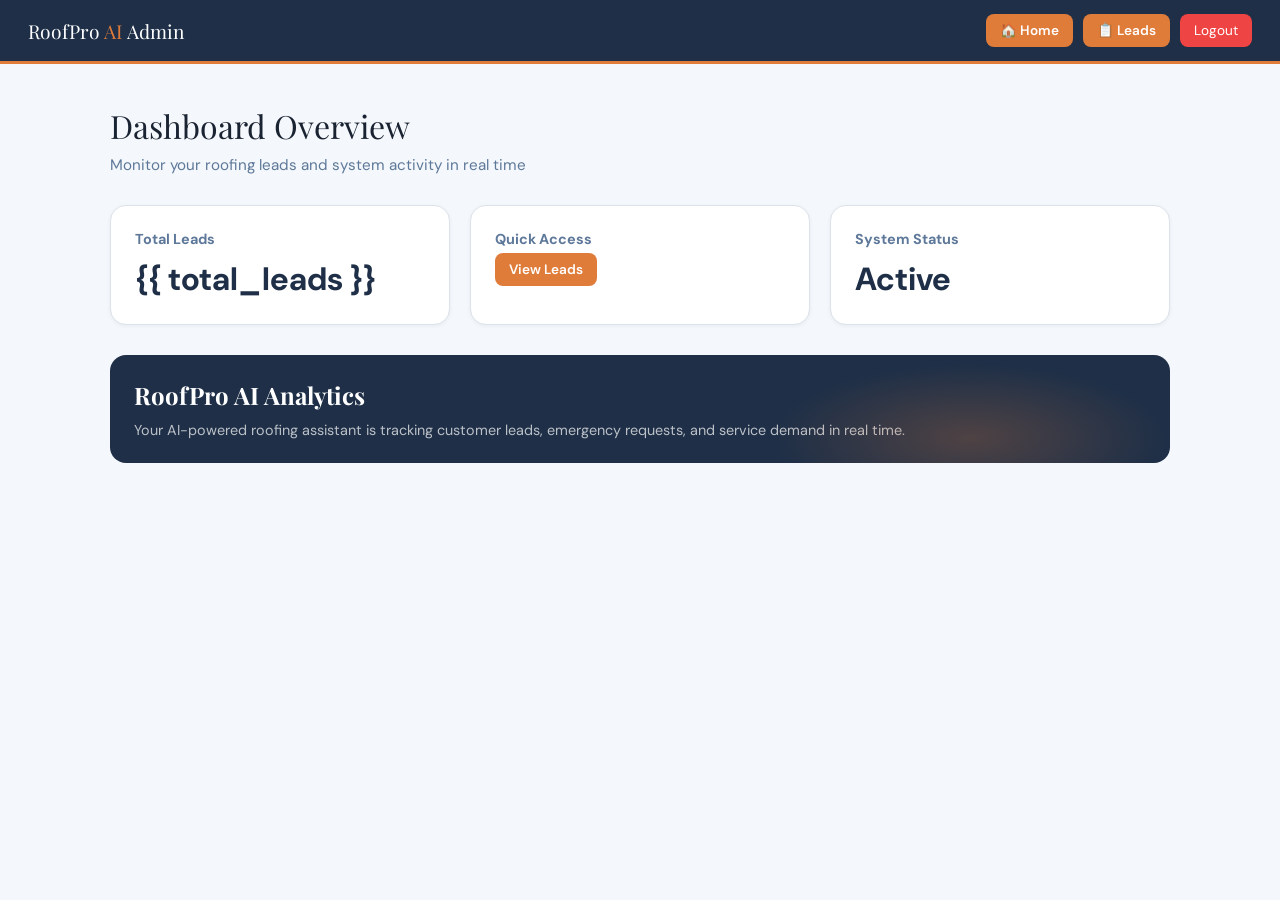
<file: app/templates/dashboard.html>
<!DOCTYPE html>
<html lang="en">
<head>
  <meta charset="UTF-8" />
  <meta name="viewport" content="width=device-width, initial-scale=1.0"/>
  <title>Admin Dashboard – RoofPro AI</title>

  <!-- Fonts -->
  <link rel="preconnect" href="https://fonts.googleapis.com"/>
  <link rel="preconnect" href="https://fonts.gstatic.com" crossorigin/>
  <link href="https://fonts.googleapis.com/css2?family=Playfair+Display:wght@600;700&family=DM+Sans:wght@300;400;500;600&display=swap" rel="stylesheet"/>

  <style>
    :root {
      --slate-900:#111827;
      --slate-800:#1e2f47;
      --slate-700:#253a58;
      --slate-50:#f4f7fb;

      --amber:#e07c3a;
      --amber-hover:#c9692a;

      --white:#fff;
      --text:#1a2332;
      --muted:#5d7899;
      --border:#dde3eb;

      --font-brand:'Playfair Display', serif;
      --font-body:'DM Sans', sans-serif;

      --shadow-sm:0 1px 4px rgba(17,24,39,0.06);
      --shadow-lg:0 12px 40px rgba(17,24,39,0.14);
    }

    * {
      margin:0;
      padding:0;
      box-sizing:border-box;
    }

    body {
      font-family:var(--font-body);
      background:var(--slate-50);
      color:var(--text);
    }

    /* 🔷 NAVBAR */
    .navbar {
      background:var(--slate-800);
      color:#fff;
      padding:14px 28px;
      display:flex;
      justify-content:space-between;
      align-items:center;
      border-bottom:3px solid var(--amber);
      position:sticky;
      top:0;
      z-index:1000;
    }

    .brand {
      font-family:var(--font-brand);
      font-size:1.2rem;
    }

    .brand span {
      color:var(--amber);
    }

    .nav-links {
      display:flex;
      gap:10px;
      align-items:center;
    }

    .btn {
      background:var(--amber);
      color:#fff;
      padding:8px 14px;
      border-radius:8px;
      text-decoration:none;
      font-size:0.85rem;
      font-weight:600;
      transition:0.2s;
    }

    .btn:hover {
      background:var(--amber-hover);
    }

    .logout {
      background:#ef4444;
      color:#fff;
      padding:8px 14px;
      border-radius:8px;
      text-decoration:none;
      font-size:0.85rem;
    }

    .logout:hover {
      background:#dc2626;
    }

    /* 📦 CONTAINER */
    .container {
      max-width:1100px;
      margin:40px auto;
      padding:0 20px;
    }

    .title {
      font-size:2rem;
      font-family:var(--font-brand);
      margin-bottom:8px;
    }

    .subtitle {
      color:var(--muted);
      margin-bottom:30px;
      font-size:0.95rem;
    }

    /* 📊 GRID */
    .grid {
      display:grid;
      grid-template-columns:repeat(auto-fit, minmax(240px, 1fr));
      gap:20px;
    }

    /* 📦 CARD */
    .card {
      background:#fff;
      border:1px solid var(--border);
      border-radius:16px;
      padding:24px;
      box-shadow:var(--shadow-sm);
      transition:0.2s;
      position:relative;
      overflow:hidden;
    }

    .card:hover {
      transform:translateY(-4px);
      box-shadow:var(--shadow-lg);
    }

    .card::after {
      content:"";
      position:absolute;
      bottom:0;
      left:0;
      width:100%;
      height:3px;
      background:var(--amber);
      transform:scaleX(0);
      transform-origin:left;
      transition:0.3s;
    }

    .card:hover::after {
      transform:scaleX(1);
    }

    .card h3 {
      font-size:0.9rem;
      color:var(--muted);
      margin-bottom:10px;
    }

    .value {
      font-size:2rem;
      font-weight:700;
      color:var(--slate-800);
    }

    /* 📈 SECTION */
    .highlight {
      margin-top:30px;
      background:var(--slate-800);
      color:#fff;
      padding:24px;
      border-radius:16px;
      position:relative;
      overflow:hidden;
    }

    .highlight::before {
      content:"";
      position:absolute;
      width:400px;
      height:150px;
      background:radial-gradient(ellipse, rgba(224,124,58,0.25), transparent 70%);
      bottom:-50px;
      right:0;
    }

    .highlight h2 {
      font-family:var(--font-brand);
      margin-bottom:10px;
    }

    .highlight p {
      color:rgba(255,255,255,0.7);
      font-size:0.9rem;
    }

  </style>
</head>

<body>

  <!-- 🔷 NAVBAR (FIXED - SINGLE CLEAN VERSION) -->
  <div class="navbar">

    <div class="brand">RoofPro <span>AI</span> Admin</div>

    <div class="nav-links">
      <a href="/" class="btn">🏠 Home</a>
      <a href="/admin/leads" class="btn">📋 Leads</a>
      <a href="/admin/login" class="logout">Logout</a>
    </div>

  </div>

  <!-- CONTENT -->
  <div class="container">

    <div class="title">Dashboard Overview</div>
    <div class="subtitle">
      Monitor your roofing leads and system activity in real time
    </div>

    <!-- STATS -->
    <div class="grid">

      <div class="card">
        <h3>Total Leads</h3>
        <div class="value">{{ total_leads }}</div>
      </div>

      <div class="card">
        <h3>Quick Access</h3>
        <a href="/admin/leads" class="btn">View Leads</a>
      </div>

      <div class="card">
        <h3>System Status</h3>
        <div class="value">Active</div>
      </div>

    </div>

    <!-- HIGHLIGHT -->
    <div class="highlight">
      <h2>RoofPro AI Analytics</h2>
      <p>
        Your AI-powered roofing assistant is tracking customer leads,
        emergency requests, and service demand in real time.
      </p>
    </div>

  </div>

</body>
</html>
</file>
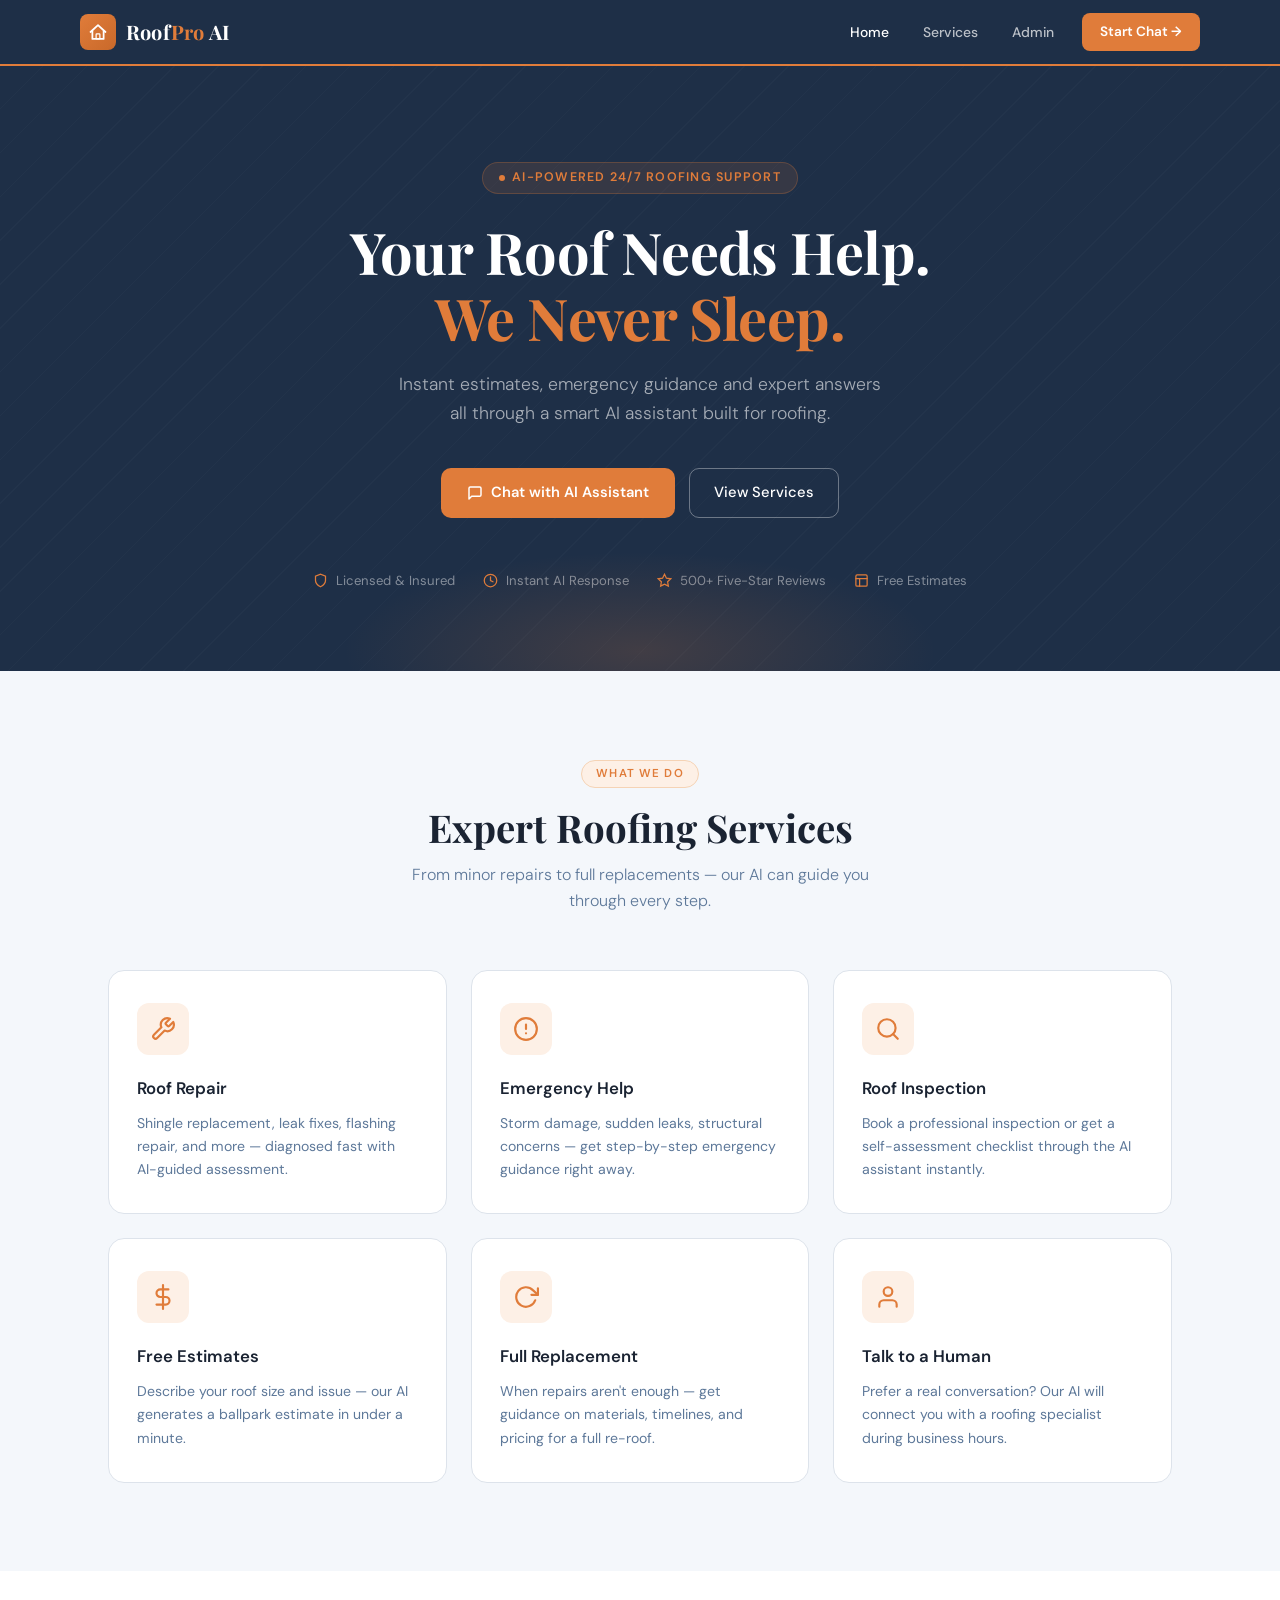
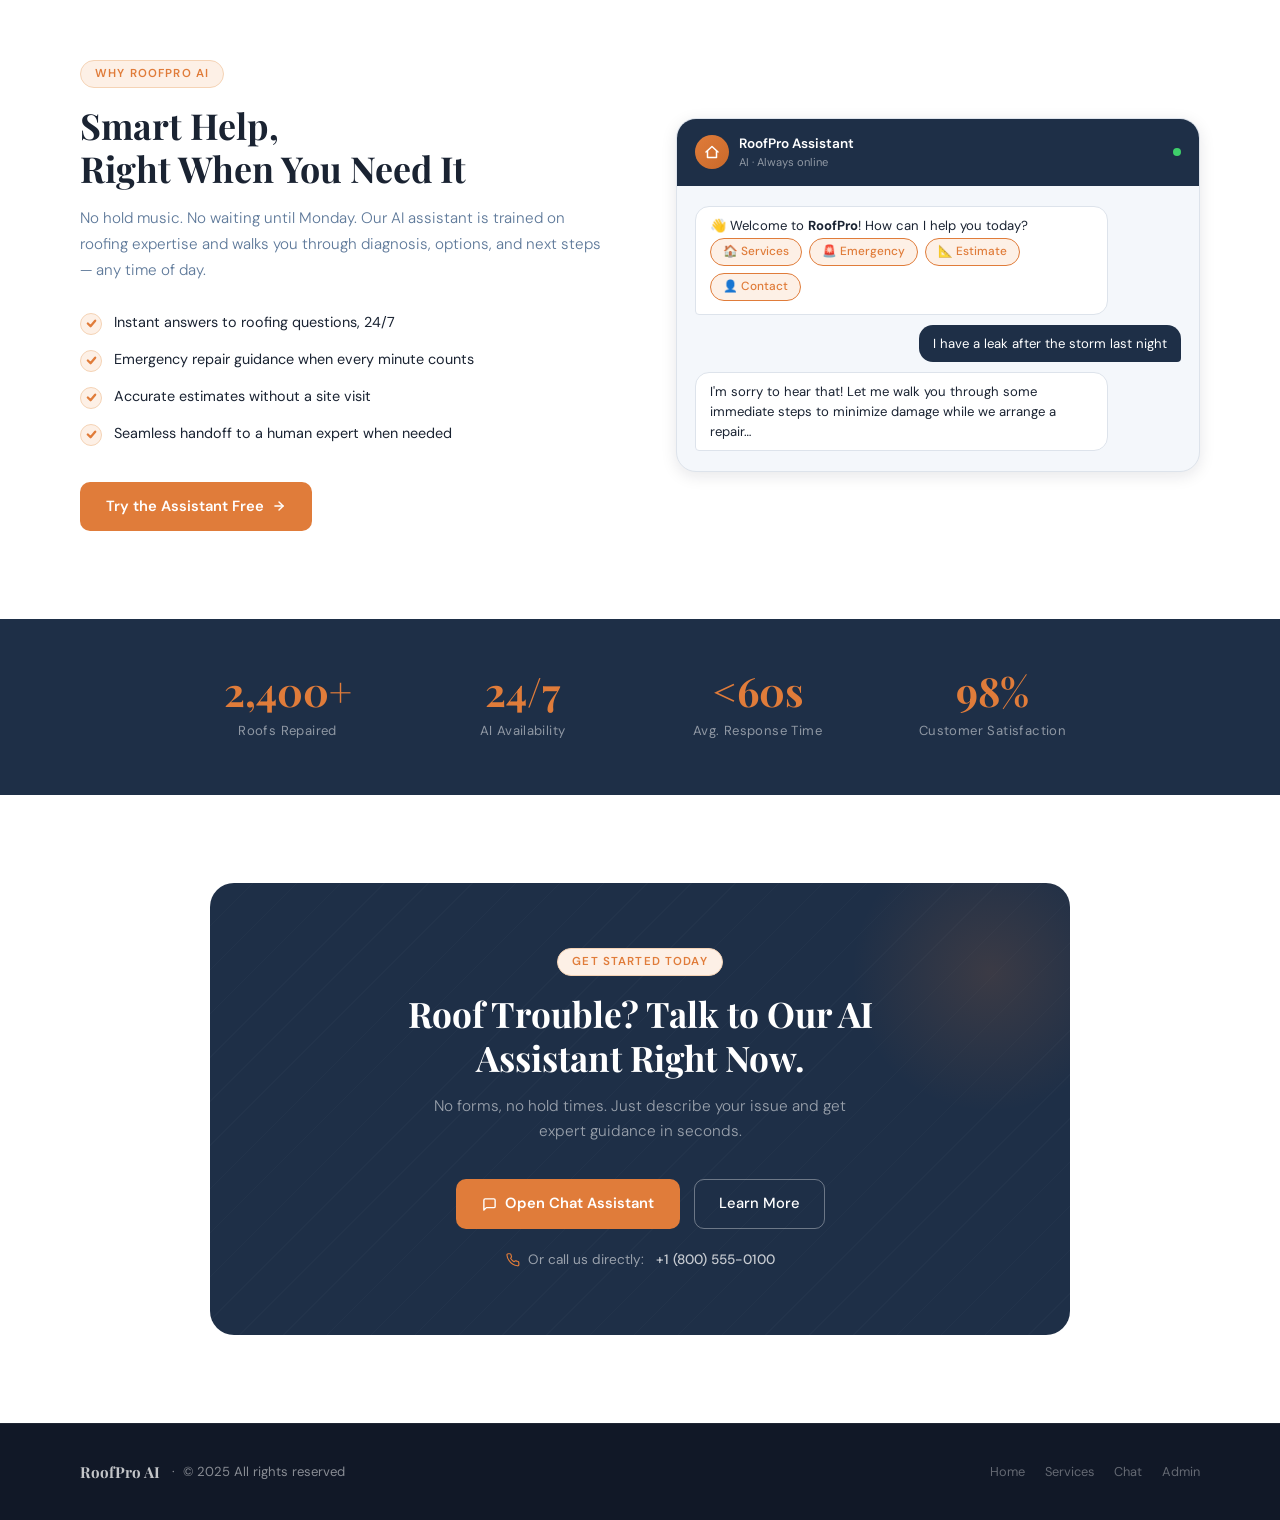
<file: app/templates/home.html>
<!DOCTYPE html>
<html lang="en">
<head>
  <meta charset="UTF-8" />
  <meta name="viewport" content="width=device-width, initial-scale=1.0" />
  <title>RoofPro AI – Smart Roofing Solutions</title>
  <link rel="preconnect" href="https://fonts.googleapis.com" />
  <link rel="preconnect" href="https://fonts.gstatic.com" crossorigin />
  <link href="https://fonts.googleapis.com/css2?family=Playfair+Display:wght@600;700&family=DM+Sans:ital,wght@0,300;0,400;0,500;0,600;1,300&display=swap" rel="stylesheet" />
  <style>
    /* ── CSS Variables ── */
    :root {
      --slate-900: #111827;
      --slate-800: #1e2f47;
      --slate-700: #253a58;
      --slate-600: #2b4165;
      --slate-400: #5d7899;
      --slate-200: #c8d6e5;
      --slate-100: #e8eef5;
      --slate-50:  #f4f7fb;

      --amber:       #e07c3a;
      --amber-hover: #c9692a;
      --amber-light: #fdf0e6;
      --amber-dark:  #7c3c10;

      --white: #ffffff;
      --text:  #1a2332;
      --muted: #5d7899;
      --border: #dde3eb;

      --font-brand: 'Playfair Display', Georgia, serif;
      --font-body:  'DM Sans', 'Helvetica Neue', sans-serif;

      --shadow-sm: 0 1px 4px rgba(17,24,39,0.06);
      --shadow-md: 0 4px 16px rgba(17,24,39,0.10);
      --shadow-lg: 0 12px 40px rgba(17,24,39,0.14);
    }

    /* ── Reset ── */
    *, *::before, *::after { box-sizing: border-box; margin: 0; padding: 0; }
    html { scroll-behavior: smooth; }
    body {
      font-family: var(--font-body);
      font-size: 16px;
      line-height: 1.6;
      color: var(--text);
      background: var(--white);
      -webkit-font-smoothing: antialiased;
    }
    img { display: block; max-width: 100%; }
    a { text-decoration: none; color: inherit; }

    /* ── Utility ── */
    .container {
      max-width: 1120px;
      margin: 0 auto;
      padding: 0 28px;
    }
    .tag {
      display: inline-block;
      font-size: 0.72rem;
      font-weight: 600;
      letter-spacing: 0.1em;
      text-transform: uppercase;
      color: var(--amber);
      background: var(--amber-light);
      border: 1px solid #f5d3b5;
      border-radius: 999px;
      padding: 4px 14px;
      margin-bottom: 16px;
    }
    .btn-primary {
      display: inline-flex;
      align-items: center;
      gap: 8px;
      background: var(--amber);
      color: #fff;
      font-family: var(--font-body);
      font-size: 0.92rem;
      font-weight: 600;
      padding: 13px 26px;
      border-radius: 10px;
      border: none;
      cursor: pointer;
      transition: background 0.18s, transform 0.15s, box-shadow 0.18s;
      text-decoration: none;
    }
    .btn-primary:hover {
      background: var(--amber-hover);
      transform: translateY(-2px);
      box-shadow: 0 8px 22px rgba(224,124,58,0.35);
    }
    .btn-primary:active { transform: translateY(0); }

    .btn-outline {
      display: inline-flex;
      align-items: center;
      gap: 8px;
      background: transparent;
      color: var(--white);
      font-family: var(--font-body);
      font-size: 0.92rem;
      font-weight: 500;
      padding: 12px 24px;
      border-radius: 10px;
      border: 1.5px solid rgba(255,255,255,0.35);
      cursor: pointer;
      transition: background 0.18s, border-color 0.18s;
      text-decoration: none;
    }
    .btn-outline:hover {
      background: rgba(255,255,255,0.1);
      border-color: rgba(255,255,255,0.6);
    }

    /* ═══════════════════════════════
       NAVBAR
    ═══════════════════════════════ */
    .navbar {
      position: sticky;
      top: 0;
      z-index: 100;
      background: var(--slate-800);
      border-bottom: 2px solid var(--amber);
      padding: 0 28px;
    }
    .nav-inner {
      max-width: 1120px;
      margin: 0 auto;
      display: flex;
      align-items: center;
      justify-content: space-between;
      height: 64px;
    }
    .nav-brand {
      display: flex;
      align-items: center;
      gap: 10px;
      color: var(--white);
    }
    .nav-brand-icon {
      width: 36px;
      height: 36px;
      background: linear-gradient(135deg, var(--amber) 0%, var(--amber-hover) 100%);
      border-radius: 8px;
      display: flex;
      align-items: center;
      justify-content: center;
      flex-shrink: 0;
    }
    .nav-brand-icon svg { width: 20px; height: 20px; color: #fff; }
    .nav-brand-name {
      font-family: var(--font-brand);
      font-size: 1.25rem;
      font-weight: 700;
      color: var(--white);
      letter-spacing: 0.01em;
    }
    .nav-brand-name span { color: var(--amber); }
    .nav-links {
      display: flex;
      align-items: center;
      gap: 6px;
    }
    .nav-link {
      font-size: 0.87rem;
      font-weight: 500;
      color: rgba(255,255,255,0.7);
      padding: 7px 14px;
      border-radius: 7px;
      transition: background 0.15s, color 0.15s;
    }
    .nav-link:hover { background: rgba(255,255,255,0.08); color: var(--white); }
    .nav-link.active { color: var(--white); }
    .nav-cta {
      font-size: 0.85rem;
      font-weight: 600;
      background: var(--amber);
      color: #fff;
      padding: 8px 18px;
      border-radius: 8px;
      margin-left: 8px;
      transition: background 0.15s;
    }
    .nav-cta:hover { background: var(--amber-hover); }

    /* Mobile nav toggle */
    .nav-toggle {
      display: none;
      background: none;
      border: none;
      color: rgba(255,255,255,0.8);
      cursor: pointer;
      padding: 6px;
    }
    .nav-toggle svg { width: 22px; height: 22px; }

    /* ═══════════════════════════════
       HERO
    ═══════════════════════════════ */
    .hero {
      background: var(--slate-800);
      /* Diagonal roof-tile texture */
      background-image:
        repeating-linear-gradient(135deg,
          transparent 0px, transparent 30px,
          rgba(255,255,255,0.02) 30px, rgba(255,255,255,0.02) 31px);
      padding: 96px 28px 80px;
      text-align: center;
      position: relative;
      overflow: hidden;
    }
    /* Decorative amber glow */
    .hero::before {
      content: '';
      position: absolute;
      bottom: -80px;
      left: 50%;
      transform: translateX(-50%);
      width: 600px;
      height: 200px;
      background: radial-gradient(ellipse, rgba(224,124,58,0.18) 0%, transparent 70%);
      pointer-events: none;
    }
    .hero-eyebrow {
      display: inline-flex;
      align-items: center;
      gap: 7px;
      font-size: 0.78rem;
      font-weight: 600;
      letter-spacing: 0.1em;
      text-transform: uppercase;
      color: var(--amber);
      background: rgba(224,124,58,0.12);
      border: 1px solid rgba(224,124,58,0.25);
      border-radius: 999px;
      padding: 5px 16px;
      margin-bottom: 24px;
    }
    .hero-eyebrow-dot {
      width: 6px;
      height: 6px;
      background: var(--amber);
      border-radius: 50%;
      animation: blink 2s ease-in-out infinite;
    }
    @keyframes blink {
      0%, 100% { opacity: 1; } 50% { opacity: 0.3; }
    }
    .hero h1 {
      font-family: var(--font-brand);
      font-size: clamp(2.4rem, 5vw, 3.6rem);
      font-weight: 700;
      color: var(--white);
      line-height: 1.15;
      max-width: 700px;
      margin: 0 auto 20px;
      letter-spacing: -0.01em;
    }
    .hero h1 em {
      font-style: normal;
      color: var(--amber);
    }
    .hero-sub {
      font-size: 1.1rem;
      font-weight: 300;
      color: rgba(255,255,255,0.6);
      max-width: 500px;
      margin: 0 auto 40px;
      line-height: 1.65;
    }
    .hero-actions {
      display: flex;
      align-items: center;
      justify-content: center;
      gap: 14px;
      flex-wrap: wrap;
    }
    .hero-trust {
      margin-top: 52px;
      display: flex;
      align-items: center;
      justify-content: center;
      gap: 28px;
      flex-wrap: wrap;
    }
    .trust-item {
      display: flex;
      align-items: center;
      gap: 8px;
      font-size: 0.82rem;
      color: rgba(255,255,255,0.45);
    }
    .trust-item svg { width: 15px; height: 15px; color: var(--amber); }

    /* ═══════════════════════════════
       SERVICES
    ═══════════════════════════════ */
    .services {
      padding: 88px 28px;
      background: var(--slate-50);
    }
    .section-header {
      text-align: center;
      margin-bottom: 56px;
    }
    .section-header h2 {
      font-family: var(--font-brand);
      font-size: clamp(1.8rem, 3vw, 2.6rem);
      font-weight: 700;
      color: var(--text);
      margin-bottom: 12px;
      line-height: 1.2;
    }
    .section-header p {
      font-size: 1rem;
      color: var(--muted);
      max-width: 480px;
      margin: 0 auto;
      font-weight: 300;
    }
    .services-grid {
      display: grid;
      grid-template-columns: repeat(auto-fit, minmax(260px, 1fr));
      gap: 24px;
      max-width: 1120px;
      margin: 0 auto;
    }
    .service-card {
      background: var(--white);
      border: 1px solid var(--border);
      border-radius: 16px;
      padding: 32px 28px;
      transition: transform 0.2s, box-shadow 0.2s, border-color 0.2s;
      cursor: default;
      position: relative;
      overflow: hidden;
    }
    .service-card::after {
      content: '';
      position: absolute;
      bottom: 0; left: 0; right: 0;
      height: 3px;
      background: var(--amber);
      transform: scaleX(0);
      transform-origin: left;
      transition: transform 0.25s ease;
      border-radius: 0 0 16px 16px;
    }
    .service-card:hover {
      transform: translateY(-4px);
      box-shadow: var(--shadow-lg);
      border-color: #c8d6e5;
    }
    .service-card:hover::after { transform: scaleX(1); }
    .service-icon {
      width: 52px;
      height: 52px;
      background: var(--amber-light);
      border-radius: 12px;
      display: flex;
      align-items: center;
      justify-content: center;
      margin-bottom: 20px;
      color: var(--amber);
    }
    .service-icon svg { width: 26px; height: 26px; }
    .service-card h3 {
      font-size: 1.05rem;
      font-weight: 600;
      color: var(--text);
      margin-bottom: 10px;
    }
    .service-card p {
      font-size: 0.88rem;
      color: var(--muted);
      line-height: 1.65;
    }

    /* ═══════════════════════════════
       AI FEATURE HIGHLIGHT
    ═══════════════════════════════ */
    .ai-section {
      padding: 88px 28px;
      background: var(--white);
    }
    .ai-inner {
      max-width: 1120px;
      margin: 0 auto;
      display: grid;
      grid-template-columns: 1fr 1fr;
      align-items: center;
      gap: 72px;
    }
    .ai-text h2 {
      font-family: var(--font-brand);
      font-size: clamp(1.7rem, 2.8vw, 2.4rem);
      font-weight: 700;
      color: var(--text);
      line-height: 1.2;
      margin-bottom: 16px;
    }
    .ai-text p {
      font-size: 0.95rem;
      color: var(--muted);
      line-height: 1.7;
      margin-bottom: 28px;
      font-weight: 300;
    }
    .ai-features {
      list-style: none;
      display: flex;
      flex-direction: column;
      gap: 14px;
      margin-bottom: 36px;
    }
    .ai-feature-item {
      display: flex;
      align-items: flex-start;
      gap: 12px;
      font-size: 0.9rem;
      color: var(--text);
      line-height: 1.5;
    }
    .ai-check {
      width: 22px;
      height: 22px;
      border-radius: 50%;
      background: var(--amber-light);
      border: 1.5px solid #f5d3b5;
      display: flex;
      align-items: center;
      justify-content: center;
      flex-shrink: 0;
      margin-top: 1px;
    }
    .ai-check svg { width: 11px; height: 11px; color: var(--amber); }

    /* Faux chat preview */
    .chat-preview {
      background: var(--slate-50);
      border: 1px solid var(--border);
      border-radius: 20px;
      overflow: hidden;
      box-shadow: var(--shadow-md);
    }
    .cp-header {
      background: var(--slate-800);
      padding: 14px 18px;
      display: flex;
      align-items: center;
      gap: 10px;
    }
    .cp-avatar {
      width: 34px;
      height: 34px;
      background: linear-gradient(135deg, var(--amber), var(--amber-hover));
      border-radius: 50%;
      display: flex;
      align-items: center;
      justify-content: center;
      color: #fff;
      flex-shrink: 0;
    }
    .cp-avatar svg { width: 16px; height: 16px; }
    .cp-name { font-size: 0.85rem; font-weight: 600; color: #fff; }
    .cp-status { font-size: 0.7rem; color: rgba(255,255,255,0.5); }
    .cp-dot {
      width: 8px; height: 8px;
      background: #3ecf6a;
      border-radius: 50%;
      margin-left: auto;
      flex-shrink: 0;
    }
    .cp-body { padding: 20px 18px; display: flex; flex-direction: column; gap: 10px; }
    .cp-bubble {
      max-width: 85%;
      padding: 9px 14px;
      border-radius: 14px;
      font-size: 0.82rem;
      line-height: 1.5;
    }
    .cp-bubble.bot {
      background: var(--white);
      border: 1px solid var(--border);
      border-bottom-left-radius: 4px;
      color: var(--text);
      align-self: flex-start;
    }
    .cp-bubble.user {
      background: var(--slate-800);
      color: #fff;
      border-bottom-right-radius: 4px;
      align-self: flex-end;
    }
    .cp-qr { display: flex; flex-wrap: wrap; gap: 7px; padding: 2px 0 4px; }
    .cp-qr span {
      font-size: 0.74rem;
      font-weight: 500;
      border: 1.5px solid var(--amber);
      color: var(--amber);
      background: var(--amber-light);
      border-radius: 999px;
      padding: 4px 12px;
    }

    /* ═══════════════════════════════
       STATS BAND
    ═══════════════════════════════ */
    .stats-band {
      background: var(--slate-800);
      padding: 52px 28px;
    }
    .stats-grid {
      max-width: 900px;
      margin: 0 auto;
      display: grid;
      grid-template-columns: repeat(auto-fit, minmax(160px, 1fr));
      gap: 40px;
      text-align: center;
    }
    .stat-item {}
    .stat-number {
      font-family: var(--font-brand);
      font-size: 2.5rem;
      font-weight: 700;
      color: var(--amber);
      display: block;
      line-height: 1;
      margin-bottom: 6px;
    }
    .stat-label {
      font-size: 0.82rem;
      color: rgba(255,255,255,0.5);
      font-weight: 400;
      letter-spacing: 0.03em;
    }

    /* ═══════════════════════════════
       CTA BANNER
    ═══════════════════════════════ */
    .cta-banner {
      padding: 88px 28px;
      background: var(--white);
    }
    .cta-box {
      max-width: 860px;
      margin: 0 auto;
      background: var(--slate-800);
      border-radius: 24px;
      padding: 64px 56px;
      text-align: center;
      position: relative;
      overflow: hidden;
      background-image:
        repeating-linear-gradient(135deg,
          transparent 0px, transparent 30px,
          rgba(255,255,255,0.02) 30px, rgba(255,255,255,0.02) 31px);
    }
    .cta-box::before {
      content: '';
      position: absolute;
      top: -50px; right: -60px;
      width: 280px; height: 280px;
      background: radial-gradient(circle, rgba(224,124,58,0.15) 0%, transparent 70%);
      pointer-events: none;
    }
    .cta-box h2 {
      font-family: var(--font-brand);
      font-size: clamp(1.6rem, 2.8vw, 2.2rem);
      font-weight: 700;
      color: var(--white);
      margin-bottom: 14px;
      line-height: 1.25;
    }
    .cta-box p {
      font-size: 0.96rem;
      color: rgba(255,255,255,0.55);
      margin-bottom: 36px;
      max-width: 440px;
      margin-left: auto;
      margin-right: auto;
      font-weight: 300;
    }
    .cta-actions {
      display: flex;
      align-items: center;
      justify-content: center;
      gap: 14px;
      flex-wrap: wrap;
    }
    .cta-phone {
      display: flex;
      align-items: center;
      gap: 8px;
      font-size: 0.85rem;
      color: rgba(255,255,255,0.55);
      margin-top: 20px;
    }
    .cta-phone svg { width: 14px; height: 14px; color: var(--amber); }
    .cta-phone a { color: rgba(255,255,255,0.75); font-weight: 500; }

    /* ═══════════════════════════════
       FOOTER
    ═══════════════════════════════ */
    footer {
      background: var(--slate-900);
      padding: 36px 28px;
      border-top: 1px solid rgba(255,255,255,0.06);
    }
    .footer-inner {
      max-width: 1120px;
      margin: 0 auto;
      display: flex;
      align-items: center;
      justify-content: space-between;
      flex-wrap: wrap;
      gap: 16px;
    }
    .footer-brand {
      display: flex;
      align-items: center;
      gap: 8px;
      color: rgba(255,255,255,0.5);
      font-size: 0.82rem;
    }
    .footer-brand strong {
      font-family: var(--font-brand);
      color: rgba(255,255,255,0.75);
      font-size: 0.95rem;
    }
    .footer-links { display: flex; gap: 20px; }
    .footer-links a {
      font-size: 0.8rem;
      color: rgba(255,255,255,0.35);
      transition: color 0.15s;
    }
    .footer-links a:hover { color: rgba(255,255,255,0.7); }

    /* ═══════════════════════════════
       RESPONSIVE
    ═══════════════════════════════ */
    @media (max-width: 768px) {
      .nav-links { display: none; }
      .nav-links.open {
        display: flex;
        flex-direction: column;
        position: absolute;
        top: 64px; left: 0; right: 0;
        background: var(--slate-900);
        padding: 16px 20px 24px;
        gap: 4px;
        border-bottom: 1px solid rgba(255,255,255,0.07);
        z-index: 99;
      }
      .nav-links.open .nav-cta { margin-left: 0; margin-top: 8px; }
      .nav-toggle { display: flex; }
      .navbar { position: sticky; }

      .hero { padding: 64px 20px 56px; }
      .ai-inner { grid-template-columns: 1fr; gap: 40px; }
      .cta-box { padding: 44px 28px; }
      .footer-inner { flex-direction: column; align-items: flex-start; gap: 12px; }
    }
  </style>
</head>
<body>

<!-- ═══════════════════════════════════════
     NAVBAR
════════════════════════════════════════ -->
<nav class="navbar">
  <div class="nav-inner">
    <a href="/" class="nav-brand">
      <div class="nav-brand-icon">
        <svg viewBox="0 0 32 32" fill="none" xmlns="http://www.w3.org/2000/svg">
          <path d="M4 16 L16 5 L28 16" stroke="currentColor" stroke-width="2.8" stroke-linecap="round" stroke-linejoin="round"/>
          <path d="M7 14 L7 27 L25 27 L25 14" stroke="currentColor" stroke-width="2.8" stroke-linecap="round" stroke-linejoin="round"/>
          <rect x="13" y="19" width="6" height="8" rx="1" stroke="currentColor" stroke-width="2" fill="none"/>
        </svg>
      </div>
      <span class="nav-brand-name">Roof<span>Pro</span> AI</span>
    </a>

    <div class="nav-links" id="navLinks">
      <a href="/" class="nav-link active">Home</a>
      <a href="#services" class="nav-link">Services</a>
      <a href="/admin/login" class="nav-link">Admin</a>
      <a href="/chat" class="nav-link nav-cta">Start Chat →</a>
    </div>

    <button class="nav-toggle" id="navToggle" aria-label="Toggle navigation">
      <svg viewBox="0 0 24 24" fill="none" stroke="currentColor" stroke-width="2" stroke-linecap="round">
        <path d="M4 6h16M4 12h16M4 18h16"/>
      </svg>
    </button>
  </div>
</nav>

<!-- ═══════════════════════════════════════
     HERO
════════════════════════════════════════ -->
<section class="hero">
  <div class="hero-eyebrow">
    <span class="hero-eyebrow-dot"></span>
    AI-Powered 24/7 Roofing Support
  </div>
  <h1>Your Roof Needs Help.<br><em>We Never Sleep.</em></h1>
  <p class="hero-sub">
    Instant estimates, emergency guidance and expert answers all through a smart AI assistant built for roofing.
  </p>
  <div class="hero-actions">
    <a href="/chat" class="btn-primary">
      <svg width="16" height="16" viewBox="0 0 24 24" fill="none" stroke="currentColor" stroke-width="2.2" stroke-linecap="round" stroke-linejoin="round">
        <path d="M21 15a2 2 0 0 1-2 2H7l-4 4V5a2 2 0 0 1 2-2h14a2 2 0 0 1 2 2z"/>
      </svg>
      Chat with AI Assistant
    </a>
    <a href="#services" class="btn-outline">View Services</a>
  </div>
  <div class="hero-trust">
    <div class="trust-item">
      <svg viewBox="0 0 24 24" fill="none" stroke="currentColor" stroke-width="2" stroke-linecap="round"><path d="M12 22s8-4 8-10V5l-8-3-8 3v7c0 6 8 10 8 10z"/></svg>
      Licensed & Insured
    </div>
    <div class="trust-item">
      <svg viewBox="0 0 24 24" fill="none" stroke="currentColor" stroke-width="2" stroke-linecap="round"><circle cx="12" cy="12" r="10"/><polyline points="12 6 12 12 16 14"/></svg>
      Instant AI Response
    </div>
    <div class="trust-item">
      <svg viewBox="0 0 24 24" fill="none" stroke="currentColor" stroke-width="2" stroke-linecap="round"><polygon points="12 2 15.09 8.26 22 9.27 17 14.14 18.18 21.02 12 17.77 5.82 21.02 7 14.14 2 9.27 8.91 8.26 12 2"/></svg>
      500+ Five-Star Reviews
    </div>
    <div class="trust-item">
      <svg viewBox="0 0 24 24" fill="none" stroke="currentColor" stroke-width="2" stroke-linecap="round"><rect x="3" y="3" width="18" height="18" rx="2"/><path d="M3 9h18M9 21V9"/></svg>
      Free Estimates
    </div>
  </div>
</section>

<!-- ═══════════════════════════════════════
     SERVICES
════════════════════════════════════════ -->
<section class="services" id="services">
  <div class="container">
    <div class="section-header">
      <div class="tag">What We Do</div>
      <h2>Expert Roofing Services</h2>
      <p>From minor repairs to full replacements — our AI can guide you through every step.</p>
    </div>
    <div class="services-grid">

      <!-- Repair -->
      <div class="service-card">
        <div class="service-icon">
          <svg viewBox="0 0 24 24" fill="none" stroke="currentColor" stroke-width="2" stroke-linecap="round" stroke-linejoin="round">
            <path d="M14.7 6.3a1 1 0 0 0 0 1.4l1.6 1.6a1 1 0 0 0 1.4 0l3.77-3.77a6 6 0 0 1-7.94 7.94l-6.91 6.91a2.12 2.12 0 0 1-3-3l6.91-6.91a6 6 0 0 1 7.94-7.94l-3.76 3.76z"/>
          </svg>
        </div>
        <h3>Roof Repair</h3>
        <p>Shingle replacement, leak fixes, flashing repair, and more — diagnosed fast with AI-guided assessment.</p>
      </div>

      <!-- Emergency -->
      <div class="service-card">
        <div class="service-icon">
          <svg viewBox="0 0 24 24" fill="none" stroke="currentColor" stroke-width="2" stroke-linecap="round" stroke-linejoin="round">
            <circle cx="12" cy="12" r="10"/><line x1="12" y1="8" x2="12" y2="12"/><line x1="12" y1="16" x2="12.01" y2="16"/>
          </svg>
        </div>
        <h3>Emergency Help</h3>
        <p>Storm damage, sudden leaks, structural concerns — get step-by-step emergency guidance right away.</p>
      </div>

      <!-- Inspection -->
      <div class="service-card">
        <div class="service-icon">
          <svg viewBox="0 0 24 24" fill="none" stroke="currentColor" stroke-width="2" stroke-linecap="round" stroke-linejoin="round">
            <circle cx="11" cy="11" r="8"/><line x1="21" y1="21" x2="16.65" y2="16.65"/>
          </svg>
        </div>
        <h3>Roof Inspection</h3>
        <p>Book a professional inspection or get a self-assessment checklist through the AI assistant instantly.</p>
      </div>

      <!-- Estimate -->
      <div class="service-card">
        <div class="service-icon">
          <svg viewBox="0 0 24 24" fill="none" stroke="currentColor" stroke-width="2" stroke-linecap="round" stroke-linejoin="round">
            <line x1="12" y1="1" x2="12" y2="23"/><path d="M17 5H9.5a3.5 3.5 0 0 0 0 7h5a3.5 3.5 0 0 1 0 7H6"/>
          </svg>
        </div>
        <h3>Free Estimates</h3>
        <p>Describe your roof size and issue — our AI generates a ballpark estimate in under a minute.</p>
      </div>

      <!-- Replacement -->
      <div class="service-card">
        <div class="service-icon">
          <svg viewBox="0 0 24 24" fill="none" stroke="currentColor" stroke-width="2" stroke-linecap="round" stroke-linejoin="round">
            <polyline points="23 4 23 10 17 10"/><path d="M20.49 15a9 9 0 1 1-2.12-9.36L23 10"/>
          </svg>
        </div>
        <h3>Full Replacement</h3>
        <p>When repairs aren't enough — get guidance on materials, timelines, and pricing for a full re-roof.</p>
      </div>

      <!-- Human Support -->
      <div class="service-card">
        <div class="service-icon">
          <svg viewBox="0 0 24 24" fill="none" stroke="currentColor" stroke-width="2" stroke-linecap="round" stroke-linejoin="round">
            <path d="M20 21v-2a4 4 0 0 0-4-4H8a4 4 0 0 0-4 4v2"/><circle cx="12" cy="7" r="4"/>
          </svg>
        </div>
        <h3>Talk to a Human</h3>
        <p>Prefer a real conversation? Our AI will connect you with a roofing specialist during business hours.</p>
      </div>

    </div>
  </div>
</section>

<!-- ═══════════════════════════════════════
     AI HIGHLIGHT SECTION
════════════════════════════════════════ -->
<section class="ai-section">
  <div class="ai-inner">
    <div class="ai-text">
      <div class="tag">Why RoofPro AI</div>
      <h2>Smart Help,<br>Right When You Need It</h2>
      <p>
        No hold music. No waiting until Monday. Our AI assistant is trained on roofing expertise and walks you through diagnosis, options, and next steps — any time of day.
      </p>
      <ul class="ai-features">
        <li class="ai-feature-item">
          <div class="ai-check">
            <svg viewBox="0 0 12 12" fill="none" stroke="currentColor" stroke-width="2.5" stroke-linecap="round" stroke-linejoin="round">
              <polyline points="2 6 5 9 10 3"/>
            </svg>
          </div>
          Instant answers to roofing questions, 24/7
        </li>
        <li class="ai-feature-item">
          <div class="ai-check">
            <svg viewBox="0 0 12 12" fill="none" stroke="currentColor" stroke-width="2.5" stroke-linecap="round" stroke-linejoin="round">
              <polyline points="2 6 5 9 10 3"/>
            </svg>
          </div>
          Emergency repair guidance when every minute counts
        </li>
        <li class="ai-feature-item">
          <div class="ai-check">
            <svg viewBox="0 0 12 12" fill="none" stroke="currentColor" stroke-width="2.5" stroke-linecap="round" stroke-linejoin="round">
              <polyline points="2 6 5 9 10 3"/>
            </svg>
          </div>
          Accurate estimates without a site visit
        </li>
        <li class="ai-feature-item">
          <div class="ai-check">
            <svg viewBox="0 0 12 12" fill="none" stroke="currentColor" stroke-width="2.5" stroke-linecap="round" stroke-linejoin="round">
              <polyline points="2 6 5 9 10 3"/>
            </svg>
          </div>
          Seamless handoff to a human expert when needed
        </li>
      </ul>
      <a href="/chat" class="btn-primary">
        Try the Assistant Free
        <svg width="14" height="14" viewBox="0 0 24 24" fill="none" stroke="currentColor" stroke-width="2.5" stroke-linecap="round" stroke-linejoin="round">
          <line x1="5" y1="12" x2="19" y2="12"/><polyline points="12 5 19 12 12 19"/>
        </svg>
      </a>
    </div>

    <!-- Chat preview widget -->
    <div class="chat-preview">
      <div class="cp-header">
        <div class="cp-avatar">
          <svg viewBox="0 0 32 32" fill="none" stroke="currentColor" stroke-width="3" stroke-linecap="round" stroke-linejoin="round">
            <path d="M4 16 L16 5 L28 16"/><path d="M7 14 L7 27 L25 27 L25 14"/>
          </svg>
        </div>
        <div>
          <div class="cp-name">RoofPro Assistant</div>
          <div class="cp-status">AI · Always online</div>
        </div>
        <div class="cp-dot"></div>
      </div>
      <div class="cp-body">
        <div class="cp-bubble bot">
          👋 Welcome to <strong>RoofPro</strong>! How can I help you today?
          <div class="cp-qr">
            <span>🏠 Services</span>
            <span>🚨 Emergency</span>
            <span>📐 Estimate</span>
            <span>👤 Contact</span>
          </div>
        </div>
        <div class="cp-bubble user">I have a leak after the storm last night</div>
        <div class="cp-bubble bot">
          I'm sorry to hear that! Let me walk you through some immediate steps to minimize damage while we arrange a repair…
        </div>
      </div>
    </div>
  </div>
</section>

<!-- ═══════════════════════════════════════
     STATS BAND
════════════════════════════════════════ -->
<section class="stats-band">
  <div class="stats-grid">
    <div class="stat-item">
      <span class="stat-number">2,400+</span>
      <span class="stat-label">Roofs Repaired</span>
    </div>
    <div class="stat-item">
      <span class="stat-number">24/7</span>
      <span class="stat-label">AI Availability</span>
    </div>
    <div class="stat-item">
      <span class="stat-number">&lt;60s</span>
      <span class="stat-label">Avg. Response Time</span>
    </div>
    <div class="stat-item">
      <span class="stat-number">98%</span>
      <span class="stat-label">Customer Satisfaction</span>
    </div>
  </div>
</section>

<!-- ═══════════════════════════════════════
     CTA BANNER
════════════════════════════════════════ -->
<section class="cta-banner">
  <div class="cta-box">
    <div class="tag">Get Started Today</div>
    <h2>Roof Trouble? Talk to Our AI<br>Assistant Right Now.</h2>
    <p>No forms, no hold times. Just describe your issue and get expert guidance in seconds.</p>
    <div class="cta-actions">
      <a href="/chat" class="btn-primary">
        <svg width="15" height="15" viewBox="0 0 24 24" fill="none" stroke="currentColor" stroke-width="2.2" stroke-linecap="round" stroke-linejoin="round">
          <path d="M21 15a2 2 0 0 1-2 2H7l-4 4V5a2 2 0 0 1 2-2h14a2 2 0 0 1 2 2z"/>
        </svg>
        Open Chat Assistant
      </a>
      <a href="#services" class="btn-outline">Learn More</a>
    </div>
    <div style="display:flex;justify-content:center;">
      <div class="cta-phone">
        <svg viewBox="0 0 24 24" fill="none" stroke="currentColor" stroke-width="2" stroke-linecap="round" stroke-linejoin="round">
          <path d="M22 16.92v3a2 2 0 0 1-2.18 2 19.79 19.79 0 0 1-8.63-3.07A19.5 19.5 0 0 1 4.69 12a19.79 19.79 0 0 1-3.07-8.67A2 2 0 0 1 3.6 1.27h3a2 2 0 0 1 2 1.72c.127.96.361 1.903.7 2.81a2 2 0 0 1-.45 2.11L7.91 8.86a16 16 0 0 0 6.06 6.06l.95-.95a2 2 0 0 1 2.11-.45c.907.339 1.85.573 2.81.7A2 2 0 0 1 21.73 16.92z"/>
        </svg>
        Or call us directly:&nbsp;<a href="tel:+18005550100">+1 (800) 555-0100</a>
      </div>
    </div>
  </div>
</section>

<!-- ═══════════════════════════════════════
     FOOTER
════════════════════════════════════════ -->
<footer>
  <div class="footer-inner">
    <div class="footer-brand">
      <strong>RoofPro AI</strong>
      &nbsp;·&nbsp; © 2025 All rights reserved
    </div>
    <div class="footer-links">
      <a href="/">Home</a>
      <a href="#services">Services</a>
      <a href="/chat">Chat</a>
      <a href="/admin/login">Admin</a>
    </div>
  </div>
</footer>

<!-- ═══════════════════════════════════════
     SCRIPTS
════════════════════════════════════════ -->
<script>
  /* Mobile nav toggle */
  const navToggle = document.getElementById('navToggle');
  const navLinks  = document.getElementById('navLinks');
  navToggle.addEventListener('click', () => {
    navLinks.classList.toggle('open');
  });

  /* Smooth scroll for anchor links */
  document.querySelectorAll('a[href^="#"]').forEach(link => {
    link.addEventListener('click', e => {
      const target = document.querySelector(link.getAttribute('href'));
      if (target) {
        e.preventDefault();
        navLinks.classList.remove('open');
        target.scrollIntoView({ behavior: 'smooth', block: 'start' });
      }
    });
  });
</script>
</body>
</html>
</file>
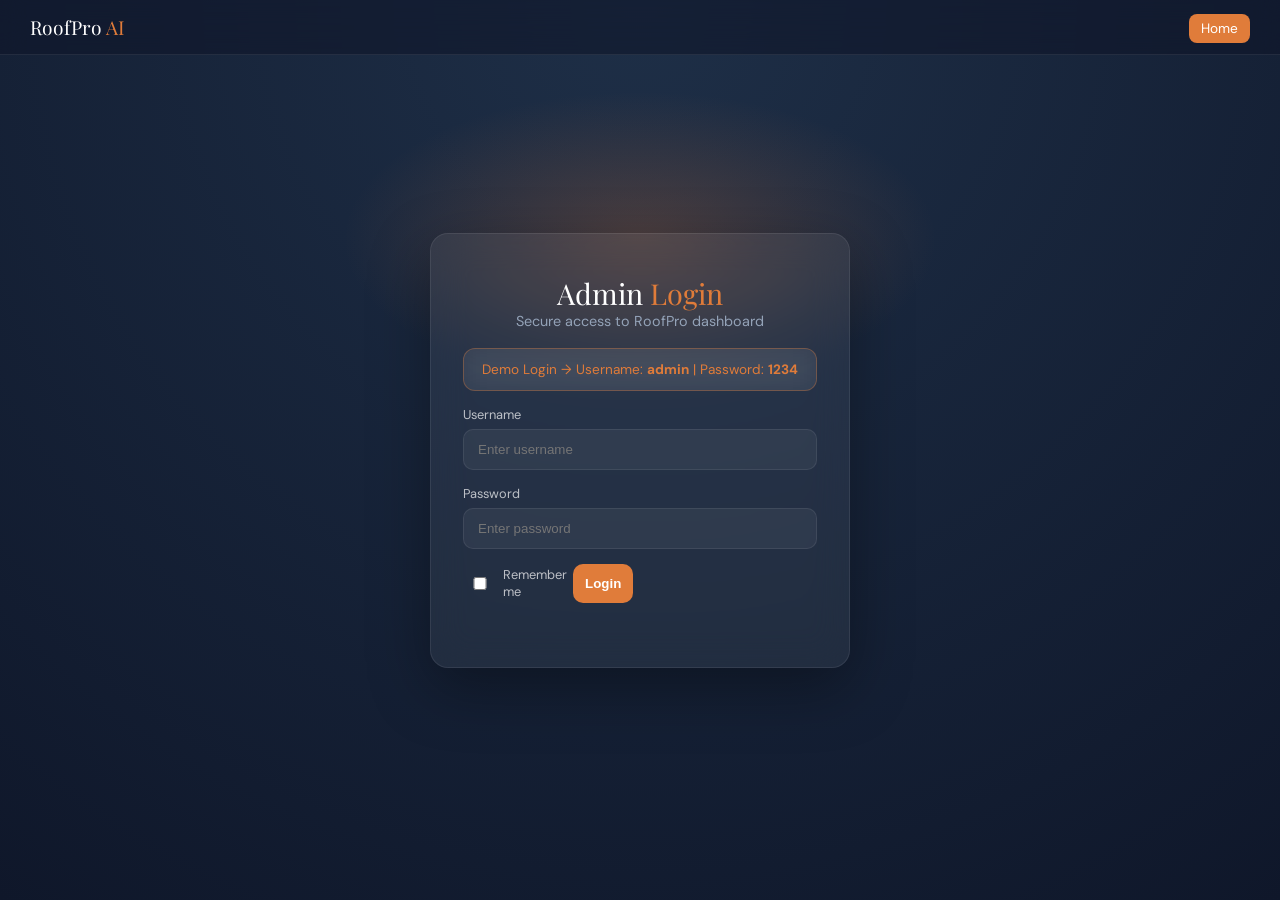
<file: app/templates/login.html>
<!DOCTYPE html>
<html lang="en">
<head>
  <meta charset="UTF-8" />
  <meta name="viewport" content="width=device-width, initial-scale=1.0"/>
  <title>Admin Login – RoofPro AI</title>

  <!-- Fonts -->
  <link rel="preconnect" href="https://fonts.googleapis.com"/>
  <link rel="preconnect" href="https://fonts.gstatic.com" crossorigin/>
  <link href="https://fonts.googleapis.com/css2?family=Playfair+Display:wght@600;700&family=DM+Sans:wght@300;400;500;600&display=swap" rel="stylesheet"/>

  <style>
    :root {
      --slate-900:#0f172a;
      --slate-800:#1e2f47;
      --amber:#e07c3a;
      --amber-hover:#c9692a;
      --muted:#94a3b8;
      --border:rgba(255,255,255,0.08);
      --font-brand:'Playfair Display', serif;
      --font-body:'DM Sans', sans-serif;
      --shadow:0 20px 60px rgba(0,0,0,0.35);
    }

    * {
      margin:0;
      padding:0;
      box-sizing:border-box;
    }

    body {
      font-family:var(--font-body);
      height:100vh;
      display:flex;
      align-items:center;
      justify-content:center;
      background: radial-gradient(circle at top, #1e2f47, #0f172a);
      overflow:hidden;
    }

    body::before {
      content:"";
      position:absolute;
      width:600px;
      height:300px;
      background: radial-gradient(ellipse, rgba(224,124,58,0.25), transparent 70%);
      top:10%;
      left:50%;
      transform:translateX(-50%);
      pointer-events:none;
    }

    /* NAVBAR */
    .navbar {
      position:fixed;
      top:0;
      left:0;
      width:100%;
      padding:14px 30px;
      display:flex;
      justify-content:space-between;
      align-items:center;
      background:rgba(15, 23, 42, 0.6);
      backdrop-filter:blur(12px);
      border-bottom:1px solid var(--border);
      z-index:1000;
    }

    .logo {
      font-family:var(--font-brand);
      font-size:1.2rem;
      color:#fff;
    }

    .logo span { color:var(--amber); }

    .nav-links a {
      color:rgba(255,255,255,0.7);
      text-decoration:none;
      font-size:0.85rem;
      padding:6px 12px;
      border-radius:8px;
    }

    .nav-links a.active {
      background:var(--amber);
      color:#fff;
    }

    /* CARD */
    .card {
      width:100%;
      max-width:420px;
      background:rgba(255,255,255,0.06);
      border:1px solid var(--border);
      backdrop-filter:blur(18px);
      border-radius:18px;
      padding:40px 32px;
      box-shadow:var(--shadow);
      z-index:2;
    }

    .title {
      font-family:var(--font-brand);
      font-size:1.8rem;
      text-align:center;
      color:#fff;
    }

    .title span { color:var(--amber); }

    .subtitle {
      text-align:center;
      color:var(--muted);
      font-size:0.9rem;
      margin-bottom:18px;
    }

    /* 🔥 GLASSMORPHISM SLIDE-IN INFO BANNER */
    .info-box {
      background: rgba(255, 255, 255, 0.06);
      border: 1px solid rgba(224,124,58,0.35);
      backdrop-filter: blur(14px);
      color: #e07c3a;
      padding: 12px 14px;
      border-radius: 12px;
      font-size: 0.85rem;
      text-align: center;
      margin-bottom: 15px;

      /* animation */
      opacity: 0;
      transform: translateY(-20px);
      animation: slideIn 0.6s ease forwards;
    }

    @keyframes slideIn {
      to {
        opacity: 1;
        transform: translateY(0);
      }
    }

    /* ERROR */
    .error {
      display:none;
      background:rgba(255,0,0,0.1);
      color:#ff6b6b;
      padding:10px;
      border-radius:8px;
      font-size:0.85rem;
      margin-bottom:12px;
      text-align:center;
    }

    /* FORM */
    .input-group {
      margin-bottom:15px;
    }

    label {
      display:block;
      font-size:0.8rem;
      color:rgba(255,255,255,0.7);
      margin-bottom:6px;
    }

    input {
      width:100%;
      padding:12px 14px;
      border-radius:10px;
      border:1px solid var(--border);
      background:rgba(255,255,255,0.05);
      color:#fff;
      outline:none;
    }

    input:focus {
      border-color:var(--amber);
      box-shadow:0 0 0 3px rgba(224,124,58,0.2);
    }

    .options {
      display:flex;
      justify-content:space-between;
      align-items:center;
      font-size:0.8rem;
      color:rgba(255,255,255,0.6);
      margin:10px 0 18px;
    }

    .options label {
      display:flex;
      align-items:center;
      gap:6px;
    }

    .btn {
      width:100%;
      background:var(--amber);
      border:none;
      padding:12px;
      border-radius:10px;
      color:#fff;
      font-weight:600;
      cursor:pointer;
    }

    .btn:hover {
      background:var(--amber-hover);
    }
  </style>
</head>

<body>

  <!-- NAVBAR -->
  <div class="navbar">
    <div class="logo">RoofPro <span>AI</span></div>
    <div class="nav-links">
      <a href="/" class="active">Home</a>
    </div>
  </div>

  <!-- LOGIN CARD -->
  <div class="card">

    <div class="title">Admin <span>Login</span></div>
    <div class="subtitle">Secure access to RoofPro dashboard</div>

    <!-- 🔥 ANIMATED INFO BANNER -->
    <div class="info-box">
      Demo Login → Username: <b>admin</b> | Password: <b>1234</b>
    </div>

    <!-- ERROR -->
    <div class="error" id="errorBox">
      Invalid username or password
    </div>

    <form method="POST">

      <div class="input-group">
        <label>Username</label>
        <input type="text" name="username" placeholder="Enter username" required>
      </div>

      <div class="input-group">
        <label>Password</label>
        <input type="password" name="password" placeholder="Enter password" required>
      </div>

      <div class="options">
        <label>
          <input type="checkbox">
          Remember me
        
      <button class="btn" type="submit">Login</button>

    </form>

  </div>

</body>
</html>
</file>
